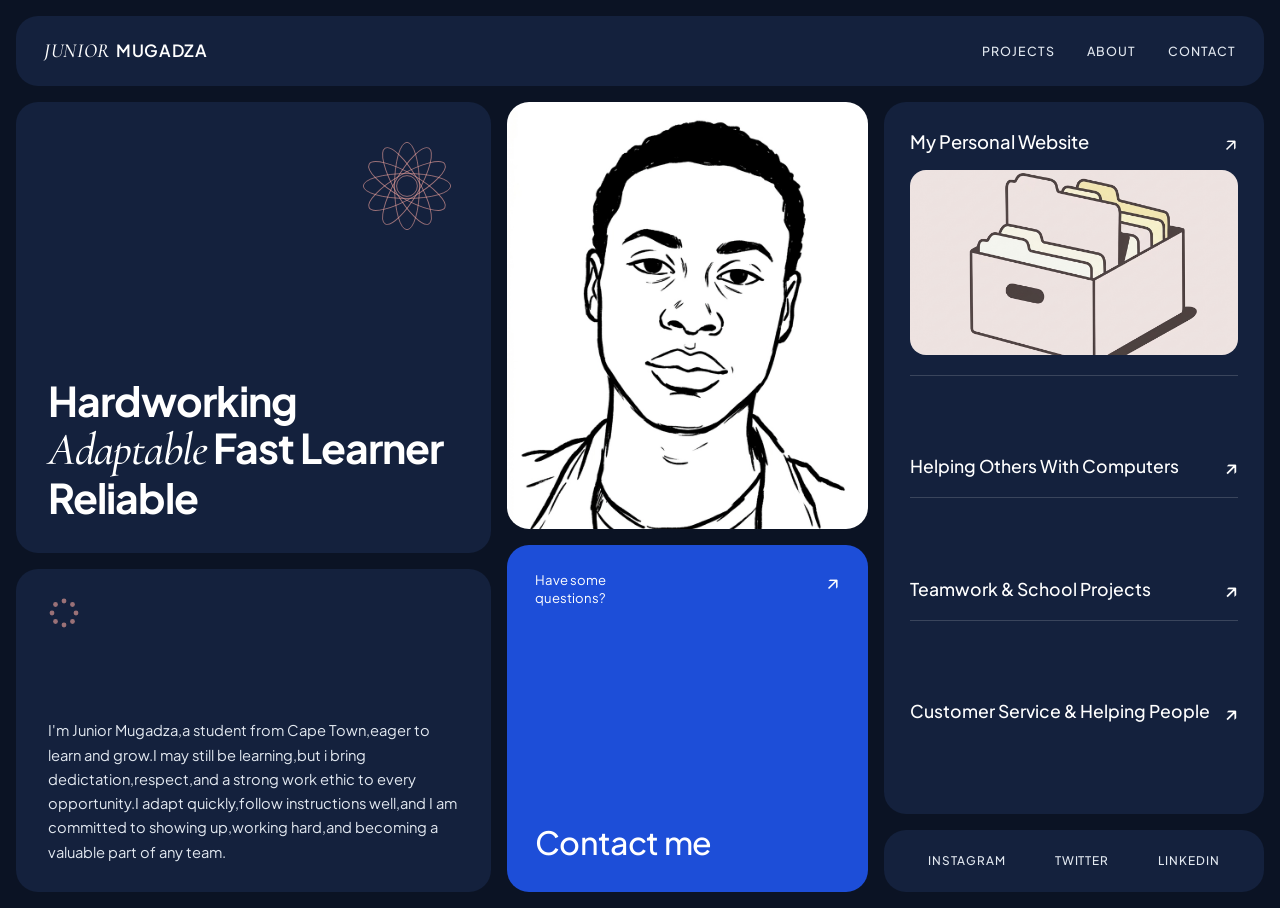
<file: index.html>
<!DOCTYPE html>
<html lang="en">
<head>
  <meta charset="UTF-8" />
  <meta name="viewport" content="width=device-width, initial-scale=1.0" />
  <title>Junior Mugadza — Portfolio</title>
  <link rel="preconnect" href="https://fonts.googleapis.com" />
  <link rel="preconnect" href="https://fonts.gstatic.com" crossorigin />
  <link
    href="https://fonts.googleapis.com/css2?family=Cormorant+Garamond:ital,wght@0,500;1,400;1,500&family=Plus+Jakarta+Sans:wght@400;500;600;700&display=swap"
    rel="stylesheet"
  />
  <link rel="stylesheet" href="home.css" />
</head>
<body>
  <div class="page-wrapper">
    <!-- Top Navbar -->
    <header class="bento-card navbar">
      <a href="index.html" class="brand">
        <span class="brand-italic">JUNIOR</span> <strong>MUGADZA</strong>
      </a>

      <nav class="nav-links" aria-label="Primary Navigation">
        <a href="projects.html">PROJECTS</a>
        <a href="about.html">ABOUT</a>
        <a href="contact.html">CONTACT</a>
      </nav>
    </header>

    <!-- Main Bento Grid -->
    <main class="bento-grid">
      <!-- Left Column (Headline + Bio) -->
      <div class="left-stack">
        <section class="bento-card hero-card">
          <div class="motif-top-right" aria-hidden="true">
            <!-- Geometric floral SVG accent -->
            <svg viewBox="0 0 100 100" fill="none" stroke="currentColor" stroke-width="0.9">
              <circle cx="50" cy="50" r="10" />
              <ellipse cx="50" cy="50" rx="42" ry="12" transform="rotate(0 50 50)" />
              <ellipse cx="50" cy="50" rx="42" ry="12" transform="rotate(30 50 50)" />
              <ellipse cx="50" cy="50" rx="42" ry="12" transform="rotate(60 50 50)" />
              <ellipse cx="50" cy="50" rx="42" ry="12" transform="rotate(90 50 50)" />
              <ellipse cx="50" cy="50" rx="42" ry="12" transform="rotate(120 50 50)" />
              <ellipse cx="50" cy="50" rx="42" ry="12" transform="rotate(150 50 50)" />
            </svg>
          </div>

          <h1 class="hero-title">
            Hardworking <em>Adaptable</em> <strong>Fast Learner</strong> Reliable
          </h1>
        </section>

        <section class="bento-card bio-card">
          <div class="motif-small" aria-hidden="true">
            <svg viewBox="0 0 40 40" fill="currentColor">
              <circle cx="20" cy="5" r="3" />
              <circle cx="30.6" cy="9.4" r="3" />
              <circle cx="35" cy="20" r="3" />
              <circle cx="30.6" cy="30.6" r="3" />
              <circle cx="20" cy="35" r="3" />
              <circle cx="9.4" cy="30.6" r="3" />
              <circle cx="5" cy="20" r="3" />
              <circle cx="9.4" cy="9.4" r="3" />
            </svg>
          </div>

          <p class="bio-text">
            I'm Junior Mugadza,a student from Cape Town,eager to learn and grow.I may still be learning,but i bring dedictation,respect,and a strong work ethic to every opportunity.I adapt quickly,follow instructions well,and I am committed to showing up,working hard,and becoming a valuable part of any team.
          </p>
        </section>
      </div>

      <!-- Center Column (Portrait + Contact CTA) -->
      <div class="center-stack">
        <section class="bento-card portrait-card">
          <img
            src="jr2.jpeg"
            alt="Portrait of Junior Mugadza"
          />
        </section>

        <a href="contact.html" class="bento-card contact-cta-card">
          <div class="cta-top">
            <span class="cta-subtext">Have some<br />questions?</span>
            <span class="arrow-icon" aria-hidden="true">&#8599;</span>
          </div>
          <h2 class="cta-title">Contact me</h2>
        </a>
      </div>

      <!-- Right Column (Featured Projects + Social Links) -->
      <div class="right-stack">
        <section class="bento-card projects-card">
          <a href="projects.html#project-1" class="featured-project">
            <div class="project-header">
              <span class="project-name">My Personal Website</span>
              <span class="arrow-icon" aria-hidden="true">&#8599;</span>
            </div>
            <div class="project-thumb">
              <img
                src="4.jpeg"
                alt="Preview of Project One"
              />
            </div>
          </a>

          <ul class="project-list">
            <li>
              <a href="projects.html#project-2" class="project-row">
                <span>Helping Others With Computers</span>
                <span class="arrow-icon" aria-hidden="true">&#8599;</span>
              </a>
            </li>
            <li>
              <a href="projects.html#project-3" class="project-row">
                <span>Teamwork & School Projects</span>
                <span class="arrow-icon" aria-hidden="true">&#8599;</span>
              </a>
            </li>
            <li>
              <a href="projects.html#project-4" class="project-row">
                <span>Customer Service & Helping People</span>
                <span class="arrow-icon" aria-hidden="true">&#8599;</span>
              </a>
            </li>
          </ul>
        </section>

        <footer class="bento-card socials-card">
          <a href="https://instagram.com" target="_blank" rel="noopener">INSTAGRAM</a>
          <a href="https://twitter.com" target="_blank" rel="noopener">TWITTER</a>
          <a href="https://linkedin.com" target="_blank" rel="noopener">LINKEDIN</a>
        </footer>
      </div>
    </main>
  </div>
</body>
</html>
</file>
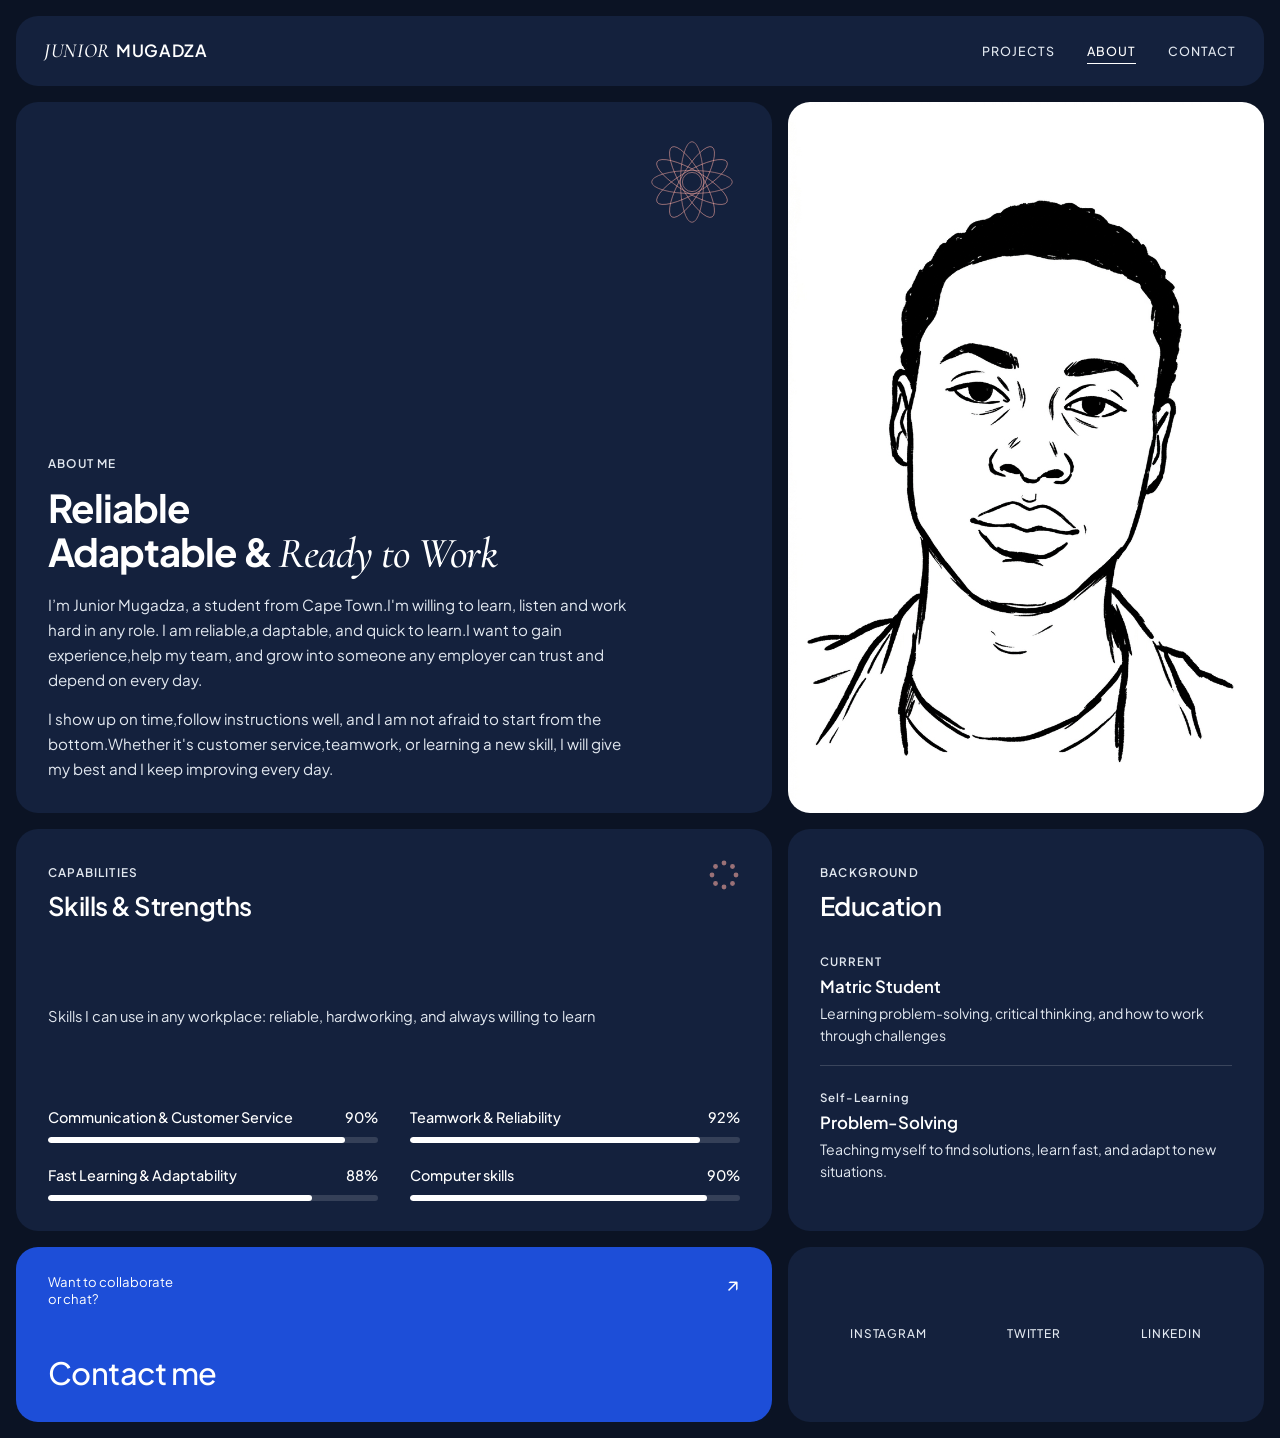
<file: about.html>
<!DOCTYPE html>
<html lang="en">
<head>
  <meta charset="UTF-8" />
  <meta name="viewport" content="width=device-width, initial-scale=1.0" />
  <title>About — Junior Mugadza</title>
  <link rel="preconnect" href="https://fonts.googleapis.com" />
  <link rel="preconnect" href="https://fonts.gstatic.com" crossorigin />
  <link
    href="https://fonts.googleapis.com/css2?family=Cormorant+Garamond:ital,wght@0,500;1,400;1,500&family=Plus+Jakarta+Sans:wght@400;500;600;700&display=swap"
    rel="stylesheet"
  />
  <link rel="stylesheet" href="about.css" />
</head>
<body>
  <div class="page-wrapper">
    <!-- Top Navbar -->
    <header class="bento-card navbar">
      <a href="index.html" class="brand">
        <span class="brand-italic">JUNIOR</span> <strong>MUGADZA</strong>
      </a>

      <nav class="nav-links" aria-label="Primary Navigation">
        <a href="projects.html">PROJECTS</a>
        <a href="about.html" class="active" aria-current="page">ABOUT</a>
        <a href="contact.html">CONTACT</a>
      </nav>
    </header>

    <!-- About Bento Grid -->
    <main class="about-bento-grid">
      <!-- Top Row: Intro Story + Portrait -->
      <section class="bento-card story-card">
        <div class="motif-top-right" aria-hidden="true">
          <svg viewBox="0 0 100 100" fill="none" stroke="currentColor" stroke-width="0.9">
            <circle cx="50" cy="50" r="10" />
            <ellipse cx="50" cy="50" rx="42" ry="12" transform="rotate(0 50 50)" />
            <ellipse cx="50" cy="50" rx="42" ry="12" transform="rotate(30 50 50)" />
            <ellipse cx="50" cy="50" rx="42" ry="12" transform="rotate(60 50 50)" />
            <ellipse cx="50" cy="50" rx="42" ry="12" transform="rotate(90 50 50)" />
            <ellipse cx="50" cy="50" rx="42" ry="12" transform="rotate(120 50 50)" />
            <ellipse cx="50" cy="50" rx="42" ry="12" transform="rotate(150 50 50)" />
          </svg>
        </div>

        <div class="story-content">
          <span class="eyebrow">ABOUT ME</span>
          <h1 class="page-title">
            Reliable <br><strong>Adaptable &amp; </strong> <em>Ready to Work</em>
          </h1>
          <p class="story-text">
            I’m Junior Mugadza, a student from Cape Town.I'm willing to learn, listen and work hard in any role. I am reliable,a daptable, and quick to learn.I want to gain experience,help my team, and grow into someone any employer can trust and depend on every day.
          </p>
          <p class="story-text">
            I show up on time,follow instructions well, and I am not afraid to start from the bottom.Whether it's customer service,teamwork, or learning a new skill, I will give my best and I keep improving every day.
          </p>
        </div>
      </section>

      <section class="bento-card portrait-card">
        <img
          src="jr2.jpeg"
          alt="Portrait of Junior Mugadza"
        />
      </section>

      <!-- Middle Row: Skills + Education -->
      <section class="bento-card skills-card" aria-labelledby="skills-heading">
        <div class="card-header">
          <div>
            <span class="eyebrow">CAPABILITIES</span>
            <h2 id="skills-heading" class="section-title">Skills &amp; Strengths</h2>
          </div>
          <div class="motif-small" aria-hidden="true">
            <svg viewBox="0 0 40 40" fill="currentColor">
              <circle cx="20" cy="5" r="3" />
              <circle cx="30.6" cy="9.4" r="3" />
              <circle cx="35" cy="20" r="3" />
              <circle cx="30.6" cy="30.6" r="3" />
              <circle cx="20" cy="35" r="3" />
              <circle cx="9.4" cy="30.6" r="3" />
              <circle cx="5" cy="20" r="3" />
              <circle cx="9.4" cy="9.4" r="3" />
            </svg>
          </div>
        </div>

        <p class="skills-intro">
          Skills I can use in any workplace: reliable, hardworking, and always willing to learn
        </p>

        <div class="skills-grid">
          <div class="skill-item">
            <div class="skill-header">
              <span>Communication &amp; Customer Service</span>
              <span>90%</span>
            </div>
            <div class="progress-bar">
              <div class="progress-fill" style="width: 90%;"></div>
            </div>
          </div>

          <div class="skill-item">
            <div class="skill-header">
              <span>Teamwork &amp; Reliability</span>
              <span>92%</span>
            </div>
            <div class="progress-bar">
              <div class="progress-fill" style="width: 88%;"></div>
            </div>
          </div>

          <div class="skill-item">
            <div class="skill-header">
              <span>Fast Learning &amp; Adaptability</span>
              <span>88%</span>
            </div>
            <div class="progress-bar">
              <div class="progress-fill" style="width: 80%;"></div>
            </div>
          </div>

          <div class="skill-item">
            <div class="skill-header">
              <span>Computer skills</span>
              <span>90%</span>
            </div>
            <div class="progress-bar">
              <div class="progress-fill" style="width: 90%;"></div>
            </div>
          </div>
        </div>
      </section>

      <section class="bento-card education-card" aria-labelledby="education-heading">
        <div class="card-header">
          <div>
            <span class="eyebrow">BACKGROUND</span>
            <h2 id="education-heading" class="section-title">Education</h2>
          </div>
        </div>

        <div class="timeline-list">
          <div class="timeline-item">
            <span class="timeline-period">CURRENT</span>
            <h3 class="timeline-role">Matric Student</h3>
            <p class="timeline-place">Learning problem-solving, critical thinking, and how to work through challenges</p>
          </div>

          <div class="timeline-item">
            <span class="timeline-period">Self-Learning</span>
            <h3 class="timeline-role">Problem-Solving</h3>
            <p class="timeline-place">Teaching myself to find solutions, learn fast, and adapt to new situations.</p>
          </div>
        </div>
      </section>

      <!-- Bottom Row: Contact CTA + Socials -->
      <a href="contact.html" class="bento-card contact-cta-card">
        <div class="cta-top">
          <span class="cta-subtext">Want to collaborate<br />or chat?</span>
          <span class="arrow-icon" aria-hidden="true">&#8599;</span>
        </div>
        <h2 class="cta-title">Contact me</h2>
      </a>

      <footer class="bento-card socials-card">
        <a href="https://instagram.com" target="_blank" rel="noopener">INSTAGRAM</a>
        <a href="https://twitter.com" target="_blank" rel="noopener">TWITTER</a>
        <a href="https://linkedin.com" target="_blank" rel="noopener">LINKEDIN</a>
      </footer>
    </main>
  </div>
</body>
</html>
</file>
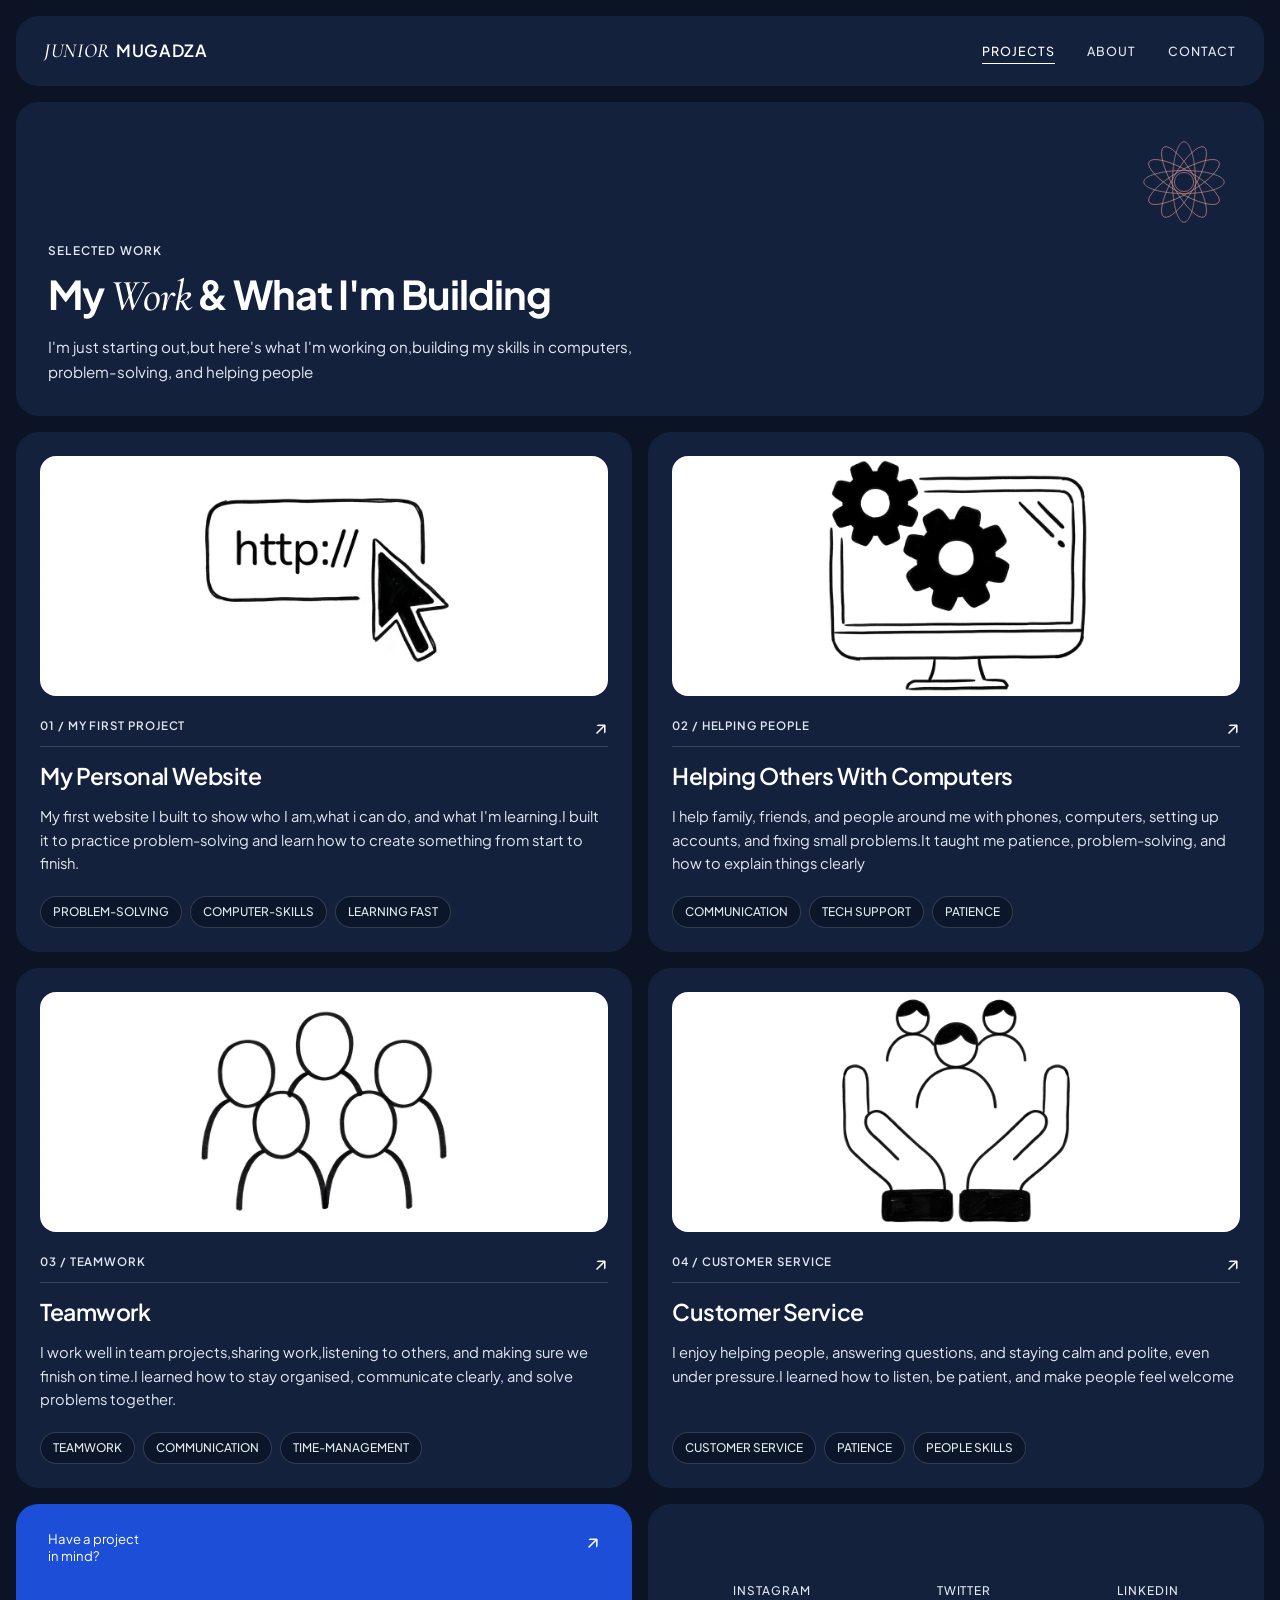
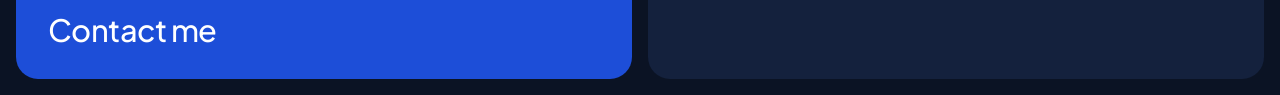
<file: projects.html>
<!DOCTYPE html>
<html lang="en">
<head>
  <meta charset="UTF-8" />
  <meta name="viewport" content="width=device-width, initial-scale=1.0" />
  <title>Projects — Junior Mugadza</title>
  <link rel="preconnect" href="https://fonts.googleapis.com" />
  <link rel="preconnect" href="https://fonts.gstatic.com" crossorigin />
  <link
    href="https://fonts.googleapis.com/css2?family=Cormorant+Garamond:ital,wght@0,500;1,400;1,500&family=Plus+Jakarta+Sans:wght@400;500;600;700&display=swap"
    rel="stylesheet"
  />
  <link rel="stylesheet" href="projects.css" />
</head>
<body>
  <div class="page-wrapper">
    <!-- Top Navbar -->
    <header class="bento-card navbar">
      <a href="index.html" class="brand">
        <span class="brand-italic">JUNIOR</span> <strong>MUGADZA</strong>
      </a>

      <nav class="nav-links" aria-label="Primary Navigation">
        <a href="projects.html" class="active" aria-current="page">PROJECTS</a>
        <a href="about.html">ABOUT</a>
        <a href="contact.html">CONTACT</a>
      </nav>
    </header>

    <!-- Projects Bento Grid -->
    <main class="projects-bento-grid">
      <!-- Intro Header Card -->
      <section class="bento-card projects-intro-card">
        <div class="motif-top-right" aria-hidden="true">
          <svg viewBox="0 0 100 100" fill="none" stroke="currentColor" stroke-width="0.9">
            <circle cx="50" cy="50" r="10" />
            <ellipse cx="50" cy="50" rx="42" ry="12" transform="rotate(0 50 50)" />
            <ellipse cx="50" cy="50" rx="42" ry="12" transform="rotate(30 50 50)" />
            <ellipse cx="50" cy="50" rx="42" ry="12" transform="rotate(60 50 50)" />
            <ellipse cx="50" cy="50" rx="42" ry="12" transform="rotate(90 50 50)" />
            <ellipse cx="50" cy="50" rx="42" ry="12" transform="rotate(120 50 50)" />
            <ellipse cx="50" cy="50" rx="42" ry="12" transform="rotate(150 50 50)" />
          </svg>
        </div>

        <div class="intro-content">
          <span class="eyebrow">SELECTED WORK</span>
          <h1 class="page-title">
            My <em>Work</em> &amp; <strong>What I'm </strong> Building
          </h1>
          <p class="intro-copy">
            I'm just starting out,but here's what I'm working on,building my skills in computers, problem-solving, and helping people
          </p>
        </div>
      </section>

      <!-- Project 1 -->
      <article id="project-1" class="bento-card project-card">
        <div class="project-media">
          <img
            src="1.jpg"
            alt="Preview of Project One interface and visual system"
          />
        </div>

        <div class="project-body">
          <div class="project-top-row">
            <span class="project-index">01 / MY FIRST PROJECT</span>
            <a href="#project-1" class="project-action" aria-label="View Project One details">
              <span class="arrow-icon" aria-hidden="true">&#8599;</span>
            </a>
          </div>

          <h2 class="project-title">My Personal Website</h2>
          <p class="project-summary">
           My first website I built to show who I am,what i can do, and what I'm learning.I built it to practice problem-solving and learn how to create something from start to finish.
          </p>

          <ul class="project-tags">
            <li>PROBLEM-SOLVING</li>
            <li>COMPUTER-SKILLS</li>
            <li>LEARNING FAST</li>
          </ul>
        </div>
      </article>

      <!-- Project 2 -->
      <article id="project-2" class="bento-card project-card">
        <div class="project-media">
          <img
            src="2.jpg"
            alt="Preview of Project Two layout and components"
          />
        </div>

        <div class="project-body">
          <div class="project-top-row">
            <span class="project-index">02 / HELPING PEOPLE</span>
            <a href="#project-2" class="project-action" aria-label="View Project Two details">
              <span class="arrow-icon" aria-hidden="true">&#8599;</span>
            </a>
          </div>

          <h2 class="project-title">Helping Others With Computers</h2>
          <p class="project-summary">
            I help family, friends, and people around me with phones, computers, setting up accounts, and fixing small problems.It taught me patience, problem-solving, and how to explain things clearly
          </p>

          <ul class="project-tags">
            <li>COMMUNICATION</li>
            <li>TECH SUPPORT</li>
            <li>PATIENCE</li>
          </ul>
        </div>
      </article>

      <!-- Project 3 -->
      <article id="project-3" class="bento-card project-card">
        <div class="project-media">
          <img
            src="3.jpg"
            alt="Preview of Project Three interactive web app"
          />
        </div>

        <div class="project-body">
          <div class="project-top-row">
            <span class="project-index">03 / TEAMWORK</span>
            <a href="#project-3" class="project-action" aria-label="View Project Three details">
              <span class="arrow-icon" aria-hidden="true">&#8599;</span>
            </a>
          </div>

          <h2 class="project-title">Teamwork</h2>
          <p class="project-summary">
            I work well in team projects,sharing work,listening to others, and making sure we finish on time.I learned how to stay organised, communicate clearly, and solve problems together.
          </p>

          <ul class="project-tags">
            <li>TEAMWORK</li>
            <li>COMMUNICATION</li>
            <li>TIME-MANAGEMENT</li>
          </ul>
        </div>
      </article>

      <!-- Project 4 -->
      <article id="project-4" class="bento-card project-card">
        <div class="project-media">
          <img
            src="4.jpg"
            alt="Preview of Project Four editorial showcase"
          />
        </div>

        <div class="project-body">
          <div class="project-top-row">
            <span class="project-index">04 / CUSTOMER SERVICE</span>
            <a href="#project-4" class="project-action" aria-label="View Project Four details">
              <span class="arrow-icon" aria-hidden="true">&#8599;</span>
            </a>
          </div>

          <h2 class="project-title">Customer Service</h2>
          <p class="project-summary">
            I enjoy helping people, answering questions, and staying calm and polite, even under pressure.I  learned how to listen, be patient, and make people feel welcome
          </p>

          <ul class="project-tags">
            <li>CUSTOMER SERVICE</li>
            <li>PATIENCE</li>
            <li>PEOPLE SKILLS</li>
          </ul>
        </div>
      </article>

      <!-- Bottom Row: Contact CTA + Socials -->
      <a href="contact.html" class="bento-card contact-cta-card">
        <div class="cta-top">
          <span class="cta-subtext">Have a project<br />in mind?</span>
          <span class="arrow-icon" aria-hidden="true">&#8599;</span>
        </div>
        <h2 class="cta-title">Contact me</h2>
      </a>

      <footer class="bento-card socials-card">
        <a href="https://instagram.com" target="_blank" rel="noopener">INSTAGRAM</a>
        <a href="https://twitter.com" target="_blank" rel="noopener">TWITTER</a>
        <a href="https://linkedin.com" target="_blank" rel="noopener">LINKEDIN</a>
      </footer>
    </main>
  </div>
</body>
</html>
</file>
<file: home.css>
/* =========================================
   DESIGN SYSTEM VARIABLES
   ========================================= */
:root {
  --bg-page: #0b1324;
  --card-blush: #14213d;
  --card-accent: #1d4ed8;
  --border-subtle: rgba(255, 255, 255, 0.16);
  --motif-color: rgba(243, 166, 158, 0.6);

  --text-primary: #ffffff;
  --text-secondary: #e2e8f0;

  --radius-card: 22px;
  --radius-inner: 16px;
  --gap-grid: 16px;

  --font-sans: "Plus Jakarta Sans", -apple-system, BlinkMacSystemFont, sans-serif;
  --font-serif: "Cormorant Garamond", Georgia, serif;
}

/* =========================================
   RESET & BASE
   ========================================= */
*,
*::before,
*::after {
  box-sizing: border-box;
  margin: 0;
  padding: 0;
}

body {
  background-color: var(--bg-page);
  color: var(--text-primary);
  font-family: var(--font-sans);
  line-height: 1.5;
  -webkit-font-smoothing: antialiased;
  padding: 16px;
}

a {
  color: inherit;
  text-decoration: none;
}

img {
  display: block;
  width: 100%;
  height: 100%;
  object-fit: cover;
}

/* =========================================
   LAYOUT WRAPPER & SHARED CARD STYLE
   ========================================= */
.page-wrapper {
  max-width: 1360px;
  margin: 0 auto;
  display: flex;
  flex-direction: column;
  gap: var(--gap-grid);
}

.bento-card {
  background-color: var(--card-blush);
  border-radius: var(--radius-card);
  transition: transform 0.25s ease, box-shadow 0.25s ease;
}

/* =========================================
   TOP NAVBAR
   ========================================= */
.navbar {
  display: flex;
  align-items: center;
  justify-content: space-between;
  padding: 20px 28px;
}

.brand {
  font-size: 1.05rem;
  letter-spacing: 0.04em;
  display: flex;
  align-items: baseline;
  gap: 6px;
}

.brand-italic {
  font-family: var(--font-serif);
  font-style: italic;
  font-size: 1.25rem;
  font-weight: 500;
}

.brand strong {
  font-weight: 600;
}

.nav-links {
  display: flex;
  align-items: center;
  gap: 32px;
}

.nav-links a {
  font-size: 0.78rem;
  font-weight: 500;
  letter-spacing: 0.08em;
  color: var(--text-secondary);
  position: relative;
  padding: 4px 0;
  transition: color 0.2s ease;
}

.nav-links a::after {
  content: "";
  position: absolute;
  left: 0;
  bottom: 0;
  width: 0;
  height: 1.5px;
  background-color: var(--text-primary);
  transition: width 0.25s ease;
}

.nav-links a:hover {
  color: var(--text-primary);
}

.nav-links a:hover::after {
  width: 100%;
}

/* =========================================
   DESKTOP BENTO GRID (3 COLUMNS)
   ========================================= */
.bento-grid {
  display: grid;
  grid-template-columns: 1.25fr 0.95fr 1fr;
  gap: var(--gap-grid);
  min-height: calc(100vh - 110px);
}

.left-stack,
.center-stack,
.right-stack {
  display: flex;
  flex-direction: column;
  gap: var(--gap-grid);
}

/* =========================================
   LEFT COLUMN: HERO & BIO CARDS
   ========================================= */
.hero-card {
  flex: 1.45;
  padding: 32px;
  display: flex;
  flex-direction: column;
  justify-content: space-between;
  position: relative;
  overflow: hidden;
}

.motif-top-right {
  width: 104px;
  height: 104px;
  align-self: flex-end;
  color: var(--motif-color);
}

.hero-title {
  font-size: clamp(2.1rem, 3.2vw, 3.15rem);
  font-weight: 700;
  line-height: 1.12;
  letter-spacing: -0.025em;
  max-width: 15ch;
  margin-top: 24px;
}

.hero-title em {
  font-family: var(--font-serif);
  font-style: italic;
  font-weight: 500;
  font-size: 1.12em;
}

.bio-card {
  flex: 1;
  padding: 28px 32px;
  display: flex;
  flex-direction: column;
  justify-content: space-between;
  gap: 24px;
}

.motif-small {
  width: 32px;
  height: 32px;
  color: var(--motif-color);
}

.bio-text {
  font-size: 0.92rem;
  line-height: 1.65;
  color: var(--text-secondary);
  max-width: 38ch;
}

/* =========================================
   CENTER COLUMN: PORTRAIT & CONTACT CTA
   ========================================= */
.portrait-card {
  flex: 1.45;
  overflow: hidden;
  min-height: 320px;
}

.portrait-card img {
  transition: transform 0.5s ease;
}

.portrait-card:hover img {
  transform: scale(1.03);
}

.contact-cta-card {
  flex: 1;
  background-color: var(--card-accent);
  color: #ffffff;
  padding: 26px 28px;
  display: flex;
  flex-direction: column;
  justify-content: space-between;
  min-height: 210px;
}

.contact-cta-card:hover {
  transform: translateY(-3px);
}

.cta-top {
  display: flex;
  justify-content: space-between;
  align-items: flex-start;
}

.cta-subtext {
  font-size: 0.82rem;
  line-height: 1.35;
  color: #ffffff;
}

.arrow-icon {
  font-size: 1.25rem;
  line-height: 1;
  transition: transform 0.25s ease;
}

.contact-cta-card:hover .arrow-icon,
.featured-project:hover .arrow-icon,
.project-row:hover .arrow-icon {
  transform: translate(3px, -3px);
}

.cta-title {
  font-size: clamp(1.9rem, 2.5vw, 2.5rem);
  font-weight: 500;
  letter-spacing: -0.02em;
}

/* =========================================
   RIGHT COLUMN: PROJECTS & SOCIALS
   ========================================= */
.projects-card {
  flex: 1;
  padding: 26px 26px 12px;
  display: flex;
  flex-direction: column;
  justify-content: space-between;
}

.featured-project {
  display: flex;
  flex-direction: column;
  gap: 14px;
  padding-bottom: 20px;
  border-bottom: 1px solid var(--border-subtle);
}

.project-header {
  display: flex;
  justify-content: space-between;
  align-items: center;
}

.project-name {
  font-size: 1.15rem;
  font-weight: 500;
}

.project-thumb {
  width: 100%;
  height: 185px;
  border-radius: var(--radius-inner);
  overflow: hidden;
}

.project-thumb img {
  transition: transform 0.4s ease;
}

.featured-project:hover .project-thumb img {
  transform: scale(1.04);
}

.project-list {
  list-style: none;
  display: flex;
  flex-direction: column;
  flex: 1;
  justify-content: space-evenly;
}

.project-list li:not(:last-child) {
  border-bottom: 1px solid var(--border-subtle);
}

.project-row {
  display: flex;
  justify-content: space-between;
  align-items: center;
  padding: 18px 0;
  font-size: 1.1rem;
  font-weight: 500;
}

.socials-card {
  padding: 22px 26px;
  display: flex;
  justify-content: space-around;
  align-items: center;
  gap: 12px;
}

.socials-card a {
  font-size: 0.74rem;
  font-weight: 500;
  letter-spacing: 0.08em;
  color: var(--text-secondary);
  transition: color 0.2s ease;
}

.socials-card a:hover {
  color: var(--text-primary);
}

/* =========================================
   TABLET & MOBILE RESPONSIVENESS
   ========================================= */
@media (max-width: 1024px) {
  .bento-grid {
    grid-template-columns: 1fr 1fr;
    min-height: auto;
  }

  .right-stack {
    grid-column: span 2;
  }
}

@media (max-width: 680px) {
  body {
    padding: 12px;
  }

  .navbar {
    flex-direction: column;
    gap: 14px;
    padding: 18px 20px;
    text-align: center;
  }

  .nav-links {
    gap: 22px;
  }

  .bento-grid {
    grid-template-columns: 1fr;
  }

  .right-stack {
    grid-column: span 1;
  }

  .hero-card,
  .bio-card,
  .projects-card,
  .contact-cta-card {
    padding: 24px 20px;
  }

  .motif-top-right {
    width: 76px;
    height: 76px;
  }

  .portrait-card {
    height: 360px;
    min-height: auto;
  }

  .contact-cta-card {
    min-height: 165px;
  }
}
</file>
<file: about.css>
/* =========================================
   DESIGN SYSTEM VARIABLES (SHARED)
   ========================================= */
:root {
  --bg-page: #0b1324;
  --card-blush: #14213d;
  --card-accent: #1d4ed8;
  --progress-track: rgba(255, 255, 255, 0.14);
  --progress-fill: #ffffff;
  --border-subtle: rgba(255, 255, 255, 0.16);
  --motif-color: rgba(243, 166, 158, 0.6);

  --text-primary: #ffffff;
  --text-secondary: #e2e8f0;

  --radius-card: 22px;
  --radius-inner: 14px;
  --gap-grid: 16px;

  --font-sans: "Plus Jakarta Sans", -apple-system, BlinkMacSystemFont, sans-serif;
  --font-serif: "Cormorant Garamond", Georgia, serif;
}

/* =========================================
   RESET & BASE
   ========================================= */
*,
*::before,
*::after {
  box-sizing: border-box;
  margin: 0;
  padding: 0;
}

body {
  background-color: var(--bg-page);
  color: var(--text-primary);
  font-family: var(--font-sans);
  line-height: 1.5;
  -webkit-font-smoothing: antialiased;
  padding: 16px;
}

a {
  color: inherit;
  text-decoration: none;
}

img {
  display: block;
  width: 100%;
  height: 100%;
  object-fit: cover;
}

/* =========================================
   LAYOUT WRAPPER & SHARED CARD STYLE
   ========================================= */
.page-wrapper {
  max-width: 1360px;
  margin: 0 auto;
  display: flex;
  flex-direction: column;
  gap: var(--gap-grid);
}

.bento-card {
  background-color: var(--card-blush);
  border-radius: var(--radius-card);
  transition: transform 0.25s ease, box-shadow 0.25s ease;
}

/* =========================================
   TOP NAVBAR (SHARED)
   ========================================= */
.navbar {
  display: flex;
  align-items: center;
  justify-content: space-between;
  padding: 20px 28px;
}

.brand {
  font-size: 1.05rem;
  letter-spacing: 0.04em;
  display: flex;
  align-items: baseline;
  gap: 6px;
}

.brand-italic {
  font-family: var(--font-serif);
  font-style: italic;
  font-size: 1.25rem;
  font-weight: 500;
}

.brand strong {
  font-weight: 600;
}

.nav-links {
  display: flex;
  align-items: center;
  gap: 32px;
}

.nav-links a {
  font-size: 0.78rem;
  font-weight: 500;
  letter-spacing: 0.08em;
  color: var(--text-secondary);
  position: relative;
  padding: 4px 0;
  transition: color 0.2s ease;
}

.nav-links a::after {
  content: "";
  position: absolute;
  left: 0;
  bottom: 0;
  width: 0;
  height: 1.5px;
  background-color: var(--text-primary);
  transition: width 0.25s ease;
}

.nav-links a:hover,
.nav-links a.active {
  color: var(--text-primary);
}

.nav-links a:hover::after,
.nav-links a.active::after {
  width: 100%;
}

/* =========================================
   ABOUT BENTO GRID
   ========================================= */
.about-bento-grid {
  display: grid;
  grid-template-columns: 1.35fr 0.85fr;
  gap: var(--gap-grid);
}

/* Story & Portrait */
.story-card {
  padding: 32px;
  display: flex;
  flex-direction: column;
  justify-content: space-between;
  position: relative;
  overflow: hidden;
}

.motif-top-right {
  width: 96px;
  height: 96px;
  align-self: flex-end;
  color: var(--motif-color);
}

.story-content {
  display: flex;
  flex-direction: column;
  gap: 14px;
  margin-top: 16px;
}

.eyebrow {
  font-size: 0.74rem;
  font-weight: 600;
  letter-spacing: 0.1em;
  color: var(--text-secondary);
}

.page-title {
  font-size: clamp(2rem, 3vw, 2.9rem);
  font-weight: 700;
  line-height: 1.12;
  letter-spacing: -0.025em;
  max-width: 17ch;
}

.page-title em {
  font-family: var(--font-serif);
  font-style: italic;
  font-weight: 500;
  font-size: 1.12em;
}

.story-text {
  font-size: 0.95rem;
  line-height: 1.65;
  color: var(--text-secondary);
  max-width: 54ch;
}

.portrait-card {
  overflow: hidden;
  min-height: 360px;
}

.portrait-card img {
  transition: transform 0.5s ease;
}

.portrait-card:hover img {
  transform: scale(1.03);
}

/* Skills & Education Cards */
.skills-card,
.education-card {
  padding: 30px 32px;
  display: flex;
  flex-direction: column;
  justify-content: space-between;
  gap: 22px;
}

.card-header {
  display: flex;
  justify-content: space-between;
  align-items: flex-start;
  gap: 16px;
}

.section-title {
  font-size: clamp(1.45rem, 2vw, 1.9rem);
  font-weight: 600;
  letter-spacing: -0.02em;
  margin-top: 4px;
}

.motif-small {
  width: 32px;
  height: 32px;
  color: var(--motif-color);
  flex-shrink: 0;
}

.skills-intro {
  font-size: 0.92rem;
  line-height: 1.6;
  color: var(--text-secondary);
}

.skills-grid {
  display: grid;
  grid-template-columns: repeat(auto-fit, minmax(240px, 1fr));
  gap: 22px 32px;
}

.skill-header {
  display: flex;
  justify-content: space-between;
  font-size: 0.9rem;
  font-weight: 500;
  margin-bottom: 8px;
  color: var(--text-primary);
}

.progress-bar {
  width: 100%;
  height: 6px;
  background-color: var(--progress-track);
  border-radius: 999px;
  overflow: hidden;
}

.progress-fill {
  height: 100%;
  background-color: var(--progress-fill);
  border-radius: 999px;
}

/* Education Timeline */
.timeline-list {
  display: flex;
  flex-direction: column;
  gap: 18px;
}

.timeline-item {
  padding-bottom: 18px;
}

.timeline-item:not(:last-child) {
  border-bottom: 1px solid var(--border-subtle);
}

.timeline-period {
  display: inline-block;
  font-size: 0.72rem;
  font-weight: 600;
  letter-spacing: 0.08em;
  color: var(--text-secondary);
  margin-bottom: 4px;
}

.timeline-role {
  font-size: 1.05rem;
  font-weight: 600;
  margin-bottom: 4px;
}

.timeline-place {
  font-size: 0.88rem;
  line-height: 1.55;
  color: var(--text-secondary);
}

/* Bottom Row: Contact CTA & Socials */
.contact-cta-card {
  background-color: var(--card-accent);
  color: #ffffff;
  padding: 26px 32px;
  display: flex;
  flex-direction: column;
  justify-content: space-between;
  min-height: 175px;
}

.contact-cta-card:hover {
  transform: translateY(-3px);
}

.cta-top {
  display: flex;
  justify-content: space-between;
  align-items: flex-start;
}

.cta-subtext {
  font-size: 0.82rem;
  line-height: 1.35;
  color: #ffffff;
}

.arrow-icon {
  font-size: 1.25rem;
  line-height: 1;
  transition: transform 0.25s ease;
}

.contact-cta-card:hover .arrow-icon {
  transform: translate(3px, -3px);
}

.cta-title {
  font-size: clamp(1.85rem, 2.4vw, 2.4rem);
  font-weight: 500;
  letter-spacing: -0.02em;
}

.socials-card {
  padding: 24px 28px;
  display: flex;
  justify-content: space-around;
  align-items: center;
  gap: 12px;
}

.socials-card a {
  font-size: 0.74rem;
  font-weight: 500;
  letter-spacing: 0.08em;
  color: var(--text-secondary);
  transition: color 0.2s ease;
}

.socials-card a:hover {
  color: var(--text-primary);
}

/* =========================================
   TABLET & MOBILE RESPONSIVENESS
   ========================================= */
@media (max-width: 960px) {
  .about-bento-grid {
    grid-template-columns: 1fr;
  }

  .portrait-card {
    height: 360px;
    min-height: auto;
  }
}

@media (max-width: 680px) {
  body {
    padding: 12px;
  }

  .navbar {
    flex-direction: column;
    gap: 14px;
    padding: 18px 20px;
    text-align: center;
  }

  .nav-links {
    gap: 22px;
  }

  .story-card,
  .skills-card,
  .education-card,
  .contact-cta-card {
    padding: 24px 20px;
  }

  .motif-top-right {
    width: 72px;
    height: 72px;
  }

  .contact-cta-card {
    min-height: 155px;
  }
}
</file>
<file: projects.css>
/* =========================================
   DESIGN SYSTEM VARIABLES (SHARED)
   ========================================= */
:root {
  --bg-page: #0b1324;
  --card-blush: #14213d;
  --card-accent: #1d4ed8;
  --tag-bg: rgba(11, 19, 36, 0.72);
  --border-subtle: rgba(255, 255, 255, 0.16);
  --motif-color: rgba(243, 166, 158, 0.6);

  --text-primary: #ffffff;
  --text-secondary: #e2e8f0;

  --radius-card: 22px;
  --radius-inner: 16px;
  --radius-pill: 999px;
  --gap-grid: 16px;

  --font-sans: "Plus Jakarta Sans", -apple-system, BlinkMacSystemFont, sans-serif;
  --font-serif: "Cormorant Garamond", Georgia, serif;
}

/* =========================================
   RESET & BASE
   ========================================= */
*,
*::before,
*::after {
  box-sizing: border-box;
  margin: 0;
  padding: 0;
}

body {
  background-color: var(--bg-page);
  color: var(--text-primary);
  font-family: var(--font-sans);
  line-height: 1.5;
  -webkit-font-smoothing: antialiased;
  padding: 16px;
}

a {
  color: inherit;
  text-decoration: none;
}

img {
  display: block;
  width: 100%;
  height: 100%;
  object-fit: cover;
}

/* =========================================
   LAYOUT WRAPPER & SHARED CARD STYLE
   ========================================= */
.page-wrapper {
  max-width: 1360px;
  margin: 0 auto;
  display: flex;
  flex-direction: column;
  gap: var(--gap-grid);
}

.bento-card {
  background-color: var(--card-blush);
  border-radius: var(--radius-card);
  transition: transform 0.25s ease, box-shadow 0.25s ease;
}

/* =========================================
   TOP NAVBAR (SHARED)
   ========================================= */
.navbar {
  display: flex;
  align-items: center;
  justify-content: space-between;
  padding: 20px 28px;
}

.brand {
  font-size: 1.05rem;
  letter-spacing: 0.04em;
  display: flex;
  align-items: baseline;
  gap: 6px;
}

.brand-italic {
  font-family: var(--font-serif);
  font-style: italic;
  font-size: 1.25rem;
  font-weight: 500;
}

.brand strong {
  font-weight: 600;
}

.nav-links {
  display: flex;
  align-items: center;
  gap: 32px;
}

.nav-links a {
  font-size: 0.78rem;
  font-weight: 500;
  letter-spacing: 0.08em;
  color: var(--text-secondary);
  position: relative;
  padding: 4px 0;
  transition: color 0.2s ease;
}

.nav-links a::after {
  content: "";
  position: absolute;
  left: 0;
  bottom: 0;
  width: 0;
  height: 1.5px;
  background-color: var(--text-primary);
  transition: width 0.25s ease;
}

.nav-links a:hover,
.nav-links a.active {
  color: var(--text-primary);
}

.nav-links a:hover::after,
.nav-links a.active::after {
  width: 100%;
}

/* =========================================
   PROJECTS BENTO GRID
   ========================================= */
.projects-bento-grid {
  display: grid;
  grid-template-columns: repeat(2, 1fr);
  gap: var(--gap-grid);
}

/* Intro Header Spans Full Width */
.projects-intro-card {
  grid-column: span 2;
  padding: 32px;
  display: flex;
  flex-direction: column;
  justify-content: space-between;
  position: relative;
  overflow: hidden;
}

.motif-top-right {
  width: 96px;
  height: 96px;
  align-self: flex-end;
  color: var(--motif-color);
}

.intro-content {
  display: flex;
  flex-direction: column;
  gap: 12px;
  margin-top: 12px;
}

.eyebrow {
  font-size: 0.74rem;
  font-weight: 600;
  letter-spacing: 0.1em;
  color: var(--text-secondary);
}

.page-title {
  font-size: clamp(2rem, 3.1vw, 2.95rem);
  font-weight: 700;
  line-height: 1.12;
  letter-spacing: -0.025em;
  max-width: 18ch;
}

.page-title em {
  font-family: var(--font-serif);
  font-style: italic;
  font-weight: 500;
  font-size: 1.12em;
}

.intro-copy {
  font-size: 0.95rem;
  line-height: 1.65;
  color: var(--text-secondary);
  max-width: 56ch;
}

/* =========================================
   PROJECT CARDS (1, 2, 3, 4)
   ========================================= */
.project-card {
  padding: 24px;
  display: flex;
  flex-direction: column;
  gap: 20px;
}

.project-card:hover {
  transform: translateY(-3px);
}

.project-media {
  width: 100%;
  height: 240px;
  border-radius: var(--radius-inner);
  overflow: hidden;
}

.project-media img {
  transition: transform 0.45s ease;
}

.project-card:hover .project-media img {
  transform: scale(1.03);
}

.project-body {
  display: flex;
  flex-direction: column;
  gap: 12px;
  flex: 1;
}

.project-top-row {
  display: flex;
  justify-content: space-between;
  align-items: center;
  padding-bottom: 10px;
  border-bottom: 1px solid var(--border-subtle);
}

.project-index {
  font-size: 0.72rem;
  font-weight: 600;
  letter-spacing: 0.08em;
  color: var(--text-secondary);
}

.project-action {
  display: inline-flex;
  align-items: center;
  justify-content: center;
}

.project-title {
  font-size: clamp(1.35rem, 1.8vw, 1.65rem);
  font-weight: 600;
  letter-spacing: -0.02em;
}

.project-summary {
  font-size: 0.92rem;
  line-height: 1.6;
  color: var(--text-secondary);
}

.project-tags {
  list-style: none;
  display: flex;
  flex-wrap: wrap;
  gap: 8px;
  margin-top: auto;
  padding-top: 8px;
}

.project-tags li {
  background-color: var(--tag-bg);
  border: 1px solid var(--border-subtle);
  border-radius: var(--radius-pill);
  padding: 6px 12px;
  font-size: 0.74rem;
  font-weight: 500;
  color: var(--text-secondary);
}

/* =========================================
   BOTTOM ROW: CONTACT CTA & SOCIALS
   ========================================= */
.contact-cta-card {
  background-color: var(--card-accent);
  color: #ffffff;
  padding: 26px 32px;
  display: flex;
  flex-direction: column;
  justify-content: space-between;
  min-height: 175px;
}

.contact-cta-card:hover {
  transform: translateY(-3px);
}

.cta-top {
  display: flex;
  justify-content: space-between;
  align-items: flex-start;
}

.cta-subtext {
  font-size: 0.82rem;
  line-height: 1.35;
  color: #ffffff;
}

.arrow-icon {
  font-size: 1.25rem;
  line-height: 1;
  transition: transform 0.25s ease;
}

.contact-cta-card:hover .arrow-icon,
.project-card:hover .arrow-icon {
  transform: translate(3px, -3px);
}

.cta-title {
  font-size: clamp(1.85rem, 2.4vw, 2.4rem);
  font-weight: 500;
  letter-spacing: -0.02em;
}

.socials-card {
  padding: 24px 28px;
  display: flex;
  justify-content: space-around;
  align-items: center;
  gap: 12px;
}

.socials-card a {
  font-size: 0.74rem;
  font-weight: 500;
  letter-spacing: 0.08em;
  color: var(--text-secondary);
  transition: color 0.2s ease;
}

.socials-card a:hover {
  color: var(--text-primary);
}

/* =========================================
   TABLET & MOBILE RESPONSIVENESS
   ========================================= */
@media (max-width: 860px) {
  .projects-bento-grid {
    grid-template-columns: 1fr;
  }

  .projects-intro-card {
    grid-column: span 1;
  }
}

@media (max-width: 680px) {
  body {
    padding: 12px;
  }

  .navbar {
    flex-direction: column;
    gap: 14px;
    padding: 18px 20px;
    text-align: center;
  }

  .nav-links {
    gap: 22px;
  }

  .projects-intro-card,
  .project-card,
  .contact-cta-card {
    padding: 22px 20px;
  }

  .motif-top-right {
    width: 72px;
    height: 72px;
  }

  .project-media {
    height: 200px;
  }

  .contact-cta-card {
    min-height: 155px;
  }
}
</file>
